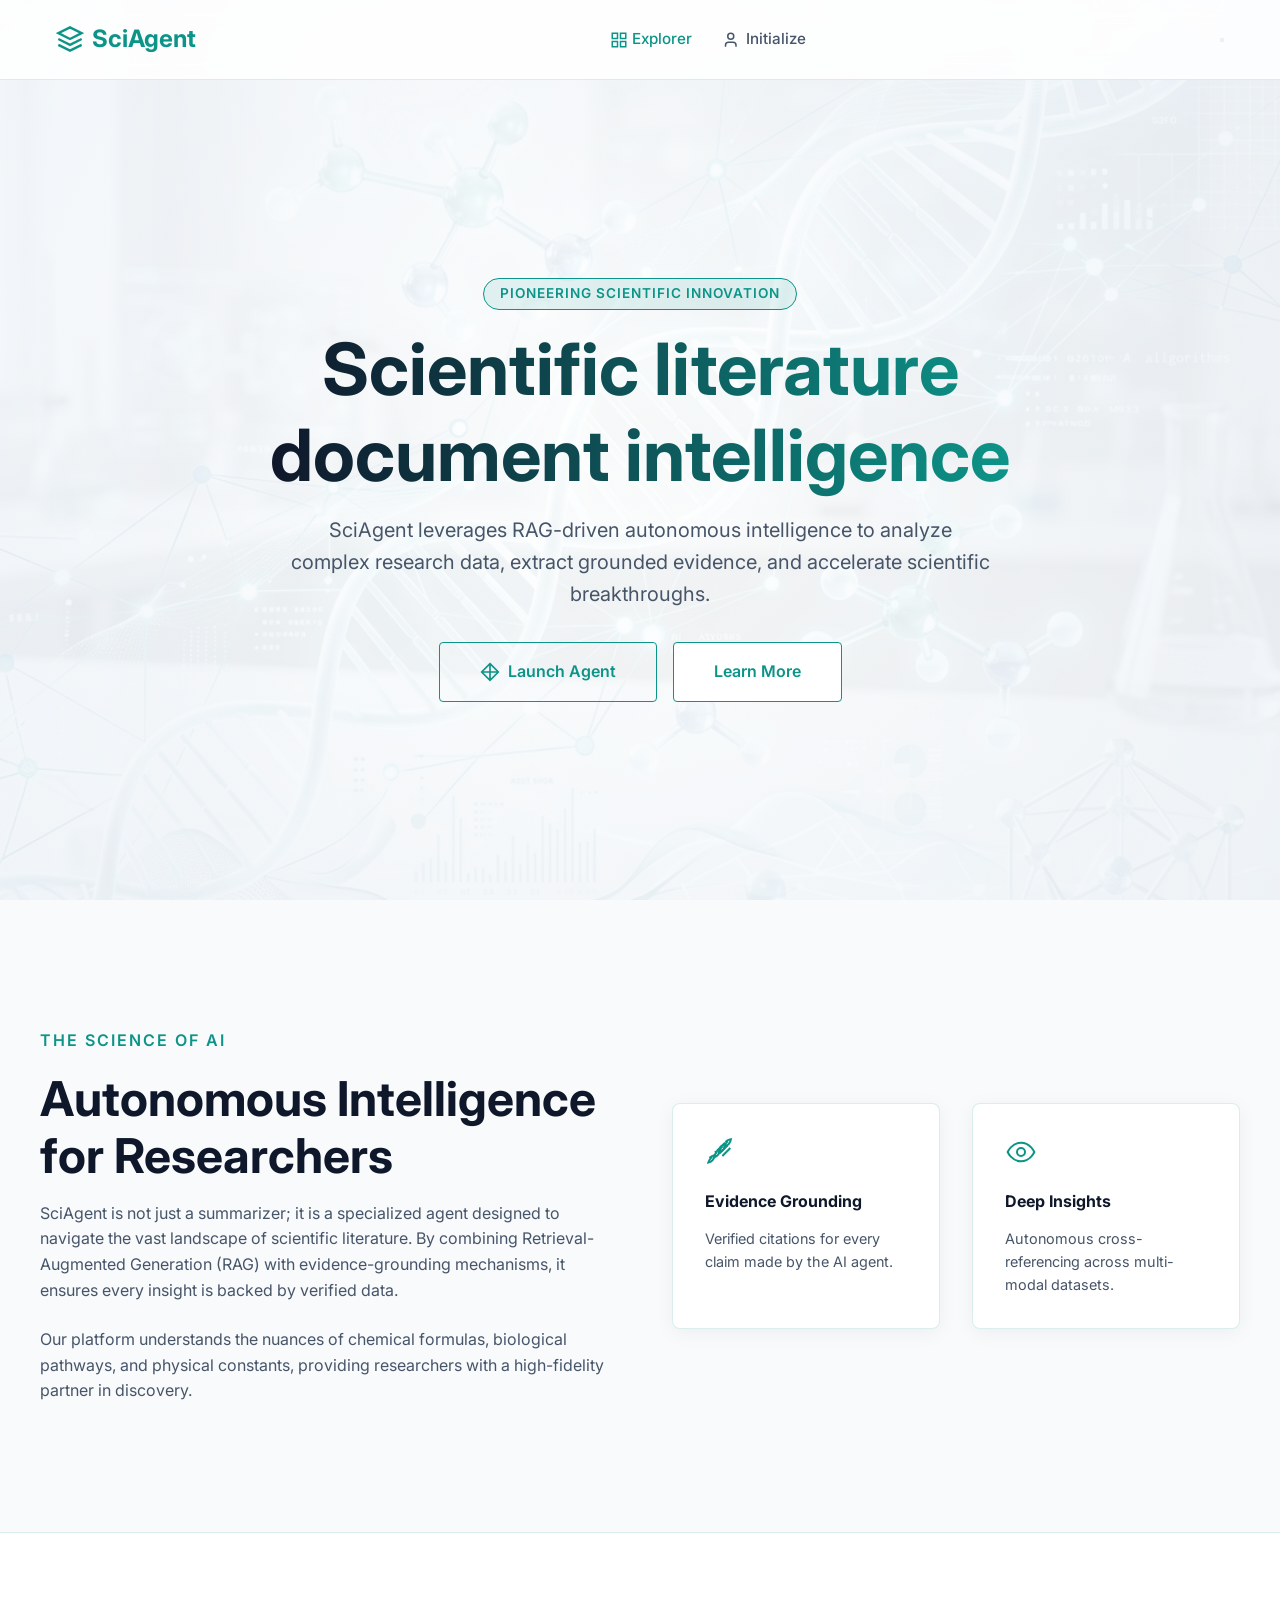
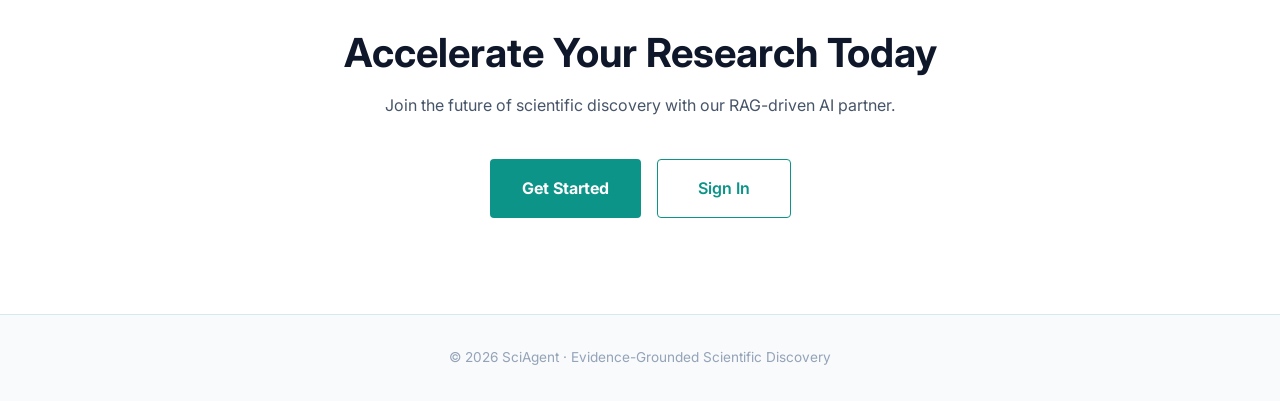
<file: templates/index.html>
<!DOCTYPE html>
<html lang="en">

<head>
  <meta charset="UTF-8" />
  <meta name="viewport" content="width=device-width, initial-scale=1.0" />
  <title>SciAgent — Scientific Discovery AI</title>
  <link rel="stylesheet" href="../static/css/style.css" />
  <link rel="preconnect" href="https://fonts.googleapis.com" />
  <link rel="preconnect" href="https://fonts.gstatic.com" crossorigin />
  <link
    href="https://fonts.googleapis.com/css2?family=Inter:wght@300;400;500;600;700&family=Outfit:wght@600;700&display=swap"
    rel="stylesheet" />
</head>

<body>

  <!-- NAVBAR -->
  <nav class="navbar">
    <div class="nav-inner">
      <a href="/" class="nav-brand">
        <svg class="brand-svg" viewBox="0 0 24 24" fill="none" stroke="currentColor" stroke-width="2" width="28"
          height="28">
          <path d="M12 2L2 7l10 5 10-5-10-5z" />
          <path d="M2 17l10 5 10-5" />
          <path d="M2 12l10 5 10-5" />
        </svg>
        <span class="brand-name">SciAgent</span>
      </a>
      <ul class="nav-links">
        <li>
          <a href="/" class="nav-link active">
            <svg class="nav-icon" viewBox="0 0 24 24" fill="none" stroke="currentColor" stroke-width="2">
              <rect x="3" y="3" width="7" height="7" />
              <rect x="14" y="3" width="7" height="7" />
              <rect x="14" y="14" width="7" height="7" />
              <rect x="3" y="14" width="7" height="7" />
            </svg>
            Explorer
          </a>
        </li>
        <li>
          <a href="/logon" class="nav-link">
            <svg class="nav-icon" viewBox="0 0 24 24" fill="none" stroke="currentColor" stroke-width="2">
              <path d="M16 21v-2a4 4 0 0 0-4-4H6a4 4 0 0 0-4 4v2" />
              <circle cx="9" cy="7" r="4" />
            </svg>
            Initialize
          </a>
        </li>
      </ul>
      <button class="nav-toggle" id="nav-toggle" aria-label="Toggle menu">
        <span></span><span></span><span></span>
      </button>
    </div>
  </nav>

  <!-- HERO -->
  <section class="hero">
    <div class="hero-overlay"></div>
    <div class="hero-content">
      <span class="hero-badge">Pioneering Scientific Innovation</span>
      <h1 class="hero-title">Scientific literature <br /> document intelligence </h1>
      <p class="hero-subtitle">
        SciAgent leverages RAG-driven autonomous intelligence to analyze complex research data, extract grounded
        evidence, and accelerate scientific breakthroughs.
      </p>
      <div style="display: flex; gap: 1rem; justify-content: center;">
        <a href="/logon" class="hero-cta">
          <svg viewBox="0 0 24 24" fill="none" stroke="currentColor" stroke-width="2" width="20" height="20">
            <path d="M12 2v20M2 12h20M12 2l10 10-10 10L2 12z" />
          </svg>
          Launch Agent
        </a>
        <a href="#about" class="hero-cta" style="background: var(--bg-secondary);">
          Learn More
        </a>
      </div>
    </div>

  </section>

  <!-- ABOUT SECTION 1 -->
  <section class="landing-section" id="about" style="background: var(--bg-primary); padding: 8rem 2rem;">
    <div class="landing-inner"
      style="max-width: 1200px; margin: 0 auto; display: grid; grid-template-columns: 1fr 1fr; gap: 4rem; align-items: center;">
      <div class="landing-text">
        <span class="landing-tag"
          style="color: var(--accent-primary); font-weight: 600; text-transform: uppercase; letter-spacing: 2px;">The
          Science of AI</span>
        <h2 class="landing-heading" style="font-size: 3rem; margin: 1rem 0;">Autonomous Intelligence for Researchers
        </h2>
        <p class="landing-body" style="color: var(--text-secondary); margin-bottom: 1.5rem;">
          SciAgent is not just a summarizer; it is a specialized agent designed to navigate the vast landscape of
          scientific literature. By combining Retrieval-Augmented Generation (RAG) with evidence-grounding mechanisms,
          it ensures every insight is backed by verified data.
        </p>
        <p class="landing-body" style="color: var(--text-secondary);">
          Our platform understands the nuances of chemical formulas, biological pathways, and physical constants,
          providing researchers with a high-fidelity partner in discovery.
        </p>
      </div>
      <div class="landing-visual">
        <div class="landing-feature-grid" style="display: grid; grid-template-columns: 1fr 1fr; gap: 2rem;">
          <div class="card">
            <svg viewBox="0 0 24 24" fill="none" stroke="currentColor" stroke-width="1.5" width="32" height="32"
              style="color: var(--accent-primary);">
              <path d="M4.5 16.5c-1.5 1.26-2 3.43-2 3.43s2.17-.5 3.43-2c1.26-1.5 1.5-3.5 1.5-3.5s-2 .24-3.5 1.5z" />
              <path d="M8.5 12.5c-1.5 1.26-2 3.43-2 3.43s2.17-.5 3.43-2c1.26-1.5 1.5-3.5 1.5-3.5s-2 .24-3.5 1.5z" />
              <path d="M12.5 8.5c-1.5 1.26-2 3.43-2 3.43s2.17-.5 3.43-2c1.26-1.5 1.5-3.5 1.5-3.5s-2 .24-3.5 1.5z" />
              <path d="M16.5 4.5c-1.5 1.26-2 3.43-2 3.43s2.17-.5 3.43-2c1.26-1.5 1.5-3.5 1.5-3.5s-2 .24-3.5 1.5z" />
              <path d="M11 13l6-6" />
              <path d="M9 11l6-6" />
              <path d="M13 15l6-6" />
            </svg>
            <h4 style="margin: 1rem 0;">Evidence Grounding</h4>
            <p style="font-size: 0.9rem; color: var(--text-secondary);">Verified citations for every claim made by the
              AI agent.</p>
          </div>
          <div class="card">
            <svg viewBox="0 0 24 24" fill="none" stroke="currentColor" stroke-width="1.5" width="32" height="32"
              style="color: var(--accent-primary);">
              <path d="M2 12s3-7 10-7 10 7 10 7-3 7-10 7-10-7-10-7Z" />
              <circle cx="12" cy="12" r="3" />
            </svg>
            <h4 style="margin: 1rem 0;">Deep Insights</h4>
            <p style="font-size: 0.9rem; color: var(--text-secondary);">Autonomous cross-referencing across multi-modal
              datasets.</p>
          </div>
        </div>
      </div>
    </div>
  </section>

  <!-- CTA STRIP -->
  <section class="landing-cta-strip"
    style="background: var(--bg-secondary); padding: 6rem 2rem; text-align: center; border-top: 1px solid var(--glass-border);">
    <div class="landing-cta-inner" style="max-width: 800px; margin: 0 auto;">
      <h2 style="font-size: 2.5rem; margin-bottom: 1rem;">Accelerate Your Research Today</h2>
      <p style="color: var(--text-secondary); margin-bottom: 2.5rem;">Join the future of scientific discovery with our
        RAG-driven AI partner.</p>
      <div class="landing-cta-btns" style="display: flex; gap: 1rem; justify-content: center;">
        <a href="/logon" class="btn-primary">Get Started</a>
        <a href="/login" class="hero-cta">Sign In</a>
      </div>
    </div>
  </section>

  <footer class="site-footer">
    <p>© 2026 SciAgent · Evidence-Grounded Scientific Discovery</p>
  </footer>

  <script>
    document.getElementById('nav-toggle').addEventListener('click', function () {
      document.querySelector('.nav-links').classList.toggle('open');
      this.classList.toggle('active');
    });
    document.querySelector('.hero-scroll-hint').addEventListener('click', () => {
      document.getElementById('about').scrollIntoView({ behavior: 'smooth' });
    });
  </script>
</body>

</html>
</file>
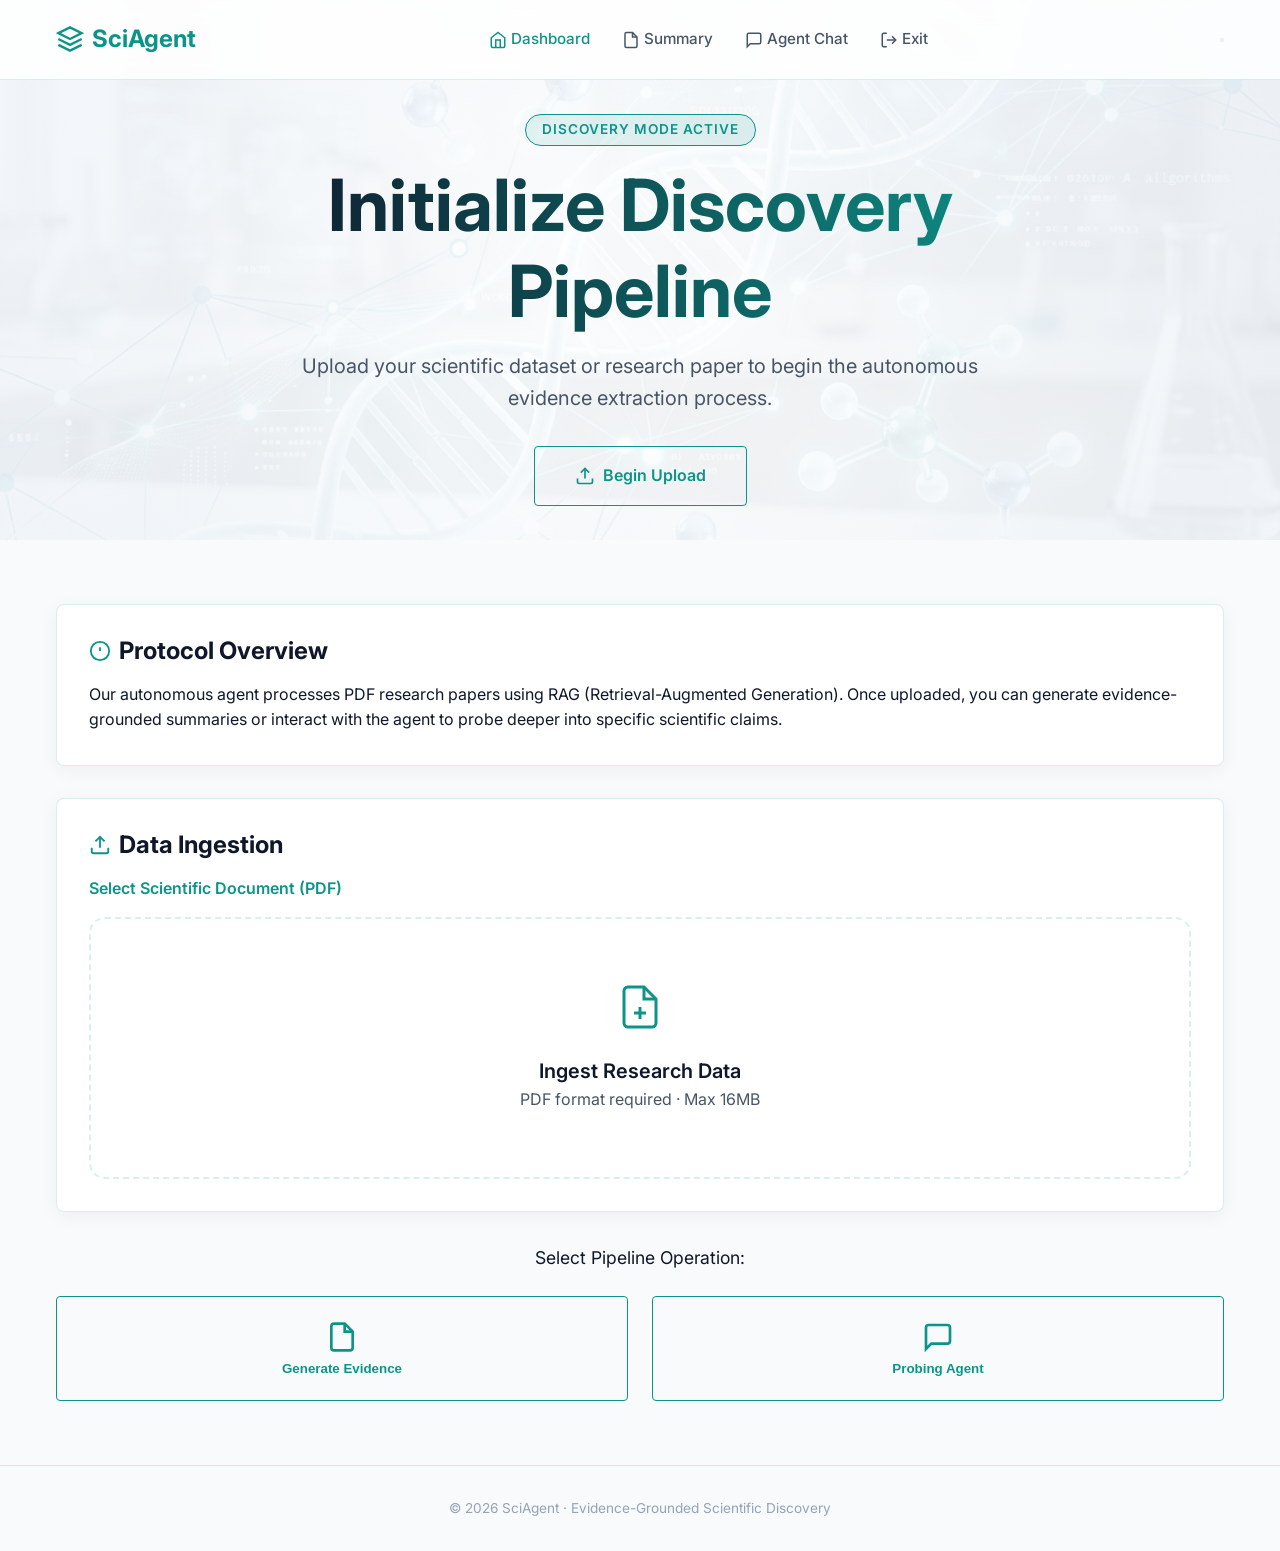
<file: templates/home.html>
<!DOCTYPE html>
<html lang="en">

<head>
  <meta charset="UTF-8" />
  <meta name="viewport" content="width=device-width, initial-scale=1.0" />
  <title>SciAgent — Discovery Dashboard</title>
  <link rel="stylesheet" href="../static/css/style.css" />
  <link rel="preconnect" href="https://fonts.googleapis.com" />
  <link rel="preconnect" href="https://fonts.gstatic.com" crossorigin />
  <link
    href="https://fonts.googleapis.com/css2?family=Inter:wght@300;400;500;600;700&family=Outfit:wght@600;700&display=swap"
    rel="stylesheet" />
</head>

<body>

  <!-- NAVBAR -->
  <nav class="navbar">
    <div class="nav-inner">
      <a href="/home" class="nav-brand">
        <svg class="brand-svg" viewBox="0 0 24 24" fill="none" stroke="currentColor" stroke-width="2" width="28"
          height="28">
          <path d="M12 2L2 7l10 5 10-5-10-5z" />
          <path d="M2 17l10 5 10-5" />
          <path d="M2 12l10 5 10-5" />
        </svg>
        <span class="brand-name">SciAgent</span>
      </a>
      <ul class="nav-links">
        <li>
          <a href="/home" class="nav-link active">
            <svg class="nav-icon" viewBox="0 0 24 24" fill="none" stroke="currentColor" stroke-width="2">
              <path d="M3 9l9-7 9 7v11a2 2 0 0 1-2 2H5a2 2 0 0 1-2-2z" />
              <polyline points="9 22 9 12 15 12 15 22" />
            </svg>
            Dashboard
          </a>
        </li>
        <li>
          <a href="/summary" class="nav-link">
            <svg class="nav-icon" viewBox="0 0 24 24" fill="none" stroke="currentColor" stroke-width="2">
              <path d="M14 2H6a2 2 0 0 0-2 2v16a2 2 0 0 0 2 2h12a2 2 0 0 0 2-2V8z" />
              <polyline points="14 2 14 8 20 8" />
            </svg>
            Summary
          </a>
        </li>
        <li>
          <a href="/chat" class="nav-link">
            <svg class="nav-icon" viewBox="0 0 24 24" fill="none" stroke="currentColor" stroke-width="2">
              <path d="M21 15a2 2 0 0 1-2 2H7l-4 4V5a2 2 0 0 1 2-2h14a2 2 0 0 1 2 2z" />
            </svg>
            Agent Chat
          </a>
        </li>
        <li>
          <a href="/" class="nav-link nav-logout">
            <svg class="nav-icon" viewBox="0 0 24 24" fill="none" stroke="currentColor" stroke-width="2">
              <path d="M9 21H5a2 2 0 0 1-2-2V5a2 2 0 0 1 2-2h4" />
              <polyline points="16 17 21 12 16 7" />
              <line x1="21" y1="12" x2="9" y2="12" />
            </svg>
            Exit
          </a>
        </li>
      </ul>
      <button class="nav-toggle" id="nav-toggle" aria-label="Toggle menu">
        <span></span><span></span><span></span>
      </button>
    </div>
  </nav>

  <!-- HERO -->
  <section class="hero" style="min-height: 60vh;">
    <div class="hero-overlay"></div>
    <div class="hero-content">
      <span class="hero-badge">Discovery Mode Active</span>
      <h1 class="hero-title">Initialize Discovery Pipeline</h1>
      <p class="hero-subtitle">
        Upload your scientific dataset or research paper to begin the autonomous evidence extraction process.
      </p>
      <a href="#upload-section" class="hero-cta">
        <svg viewBox="0 0 24 24" fill="none" stroke="currentColor" stroke-width="2" width="20" height="20">
          <path d="M21 15v4a2 2 0 0 1-2 2H5a2 2 0 0 1-2-2v-4" />
          <polyline points="17 8 12 3 7 8" />
          <line x1="12" y1="3" x2="12" y2="15" />
        </svg>
        Begin Upload
      </a>
    </div>
  </section>

  <!-- MAIN APP -->
  <div class="app-wrapper" id="upload-section">
    <main class="main-content">
      <div class="content-container">

        <!-- Instructions -->
        <section class="card info-card" style="margin-bottom: 2rem;">
          <div class="card-header">
            <svg class="card-icon-svg" viewBox="0 0 24 24" fill="none" stroke="currentColor" stroke-width="2" width="22"
              height="22">
              <circle cx="12" cy="12" r="10" />
              <line x1="12" y1="8" x2="12" y2="12" />
              <line x1="12" y1="16" x2="12.01" y2="16" />
            </svg>
            <h2>Protocol Overview</h2>
          </div>
          <div class="card-body">
            <p>Our autonomous agent processes PDF research papers using RAG (Retrieval-Augmented Generation). Once
              uploaded, you can generate evidence-grounded summaries or interact with the agent to probe deeper into
              specific scientific claims.</p>
          </div>
        </section>

        <!-- Document Input -->
        <section class="card input-card">
          <div class="card-header">
            <svg class="card-icon-svg" viewBox="0 0 24 24" fill="none" stroke="currentColor" stroke-width="2" width="22"
              height="22">
              <path d="M21 15v4a2 2 0 0 1-2 2H5a2 2 0 0 1-2-2v-4" />
              <polyline points="17 8 12 3 7 8" />
              <line x1="12" y1="3" x2="12" y2="15" />
            </svg>
            <h2>Data Ingestion</h2>
          </div>
          <div class="card-body">

            <!-- File Upload -->
            <div class="input-group">
              <label class="input-label"
                style="display: block; margin-bottom: 1rem; font-weight: 600; color: var(--accent-primary);">
                Select Scientific Document (PDF)
              </label>
              <div class="file-upload-wrapper">
                <input type="file" id="pdf-upload" accept=".pdf" class="file-input" />
                <div class="file-upload-display" id="file-drop-zone">
                  <div class="upload-icon-wrap">
                    <svg viewBox="0 0 24 24" fill="none" stroke="currentColor" stroke-width="1.5" width="48" height="48"
                      style="color: var(--accent-primary);">
                      <path d="M14 2H6a2 2 0 0 0-2 2v16a2 2 0 0 0 2 2h12a2 2 0 0 0 2-2V8z" />
                      <polyline points="14 2 14 8 20 8" />
                      <line x1="12" y1="18" x2="12" y2="12" />
                      <line x1="9" y1="15" x2="15" y2="15" />
                    </svg>
                  </div>
                  <div class="upload-text-wrap">
                    <span class="upload-primary-text">Ingest Research Data</span>
                    <span class="upload-secondary-text">PDF format required · Max 16MB</span>
                  </div>
                </div>
              </div>
              <div class="file-info" id="file-info"
                style="display:none; margin-top: 1.5rem; padding: 1rem; background: var(--bg-tertiary); border-radius: var(--radius-md);">
                <div class="file-info-content" style="display: flex; align-items: center; gap: 1rem;">
                  <svg viewBox="0 0 24 24" fill="none" stroke="currentColor" stroke-width="2" width="24" height="24"
                    style="color: var(--success);">
                    <polyline points="20 6 9 17 4 12" />
                  </svg>
                  <div class="file-info-text">
                    <strong style="display:block;">Sequence Ready</strong>
                    <span id="file-name" style="font-size: 0.9rem; color: var(--text-secondary);"></span>
                  </div>
                </div>
              </div>
              <div class="error-message" id="upload-feedback" role="alert"
                style="display:none; margin-top: 1rem; color: var(--error);"></div>
            </div>

          </div>
        </section>

        <!-- Action choice -->
        <div class="action-choice-card" style="margin-top: 2rem; text-align: center;">
          <p class="action-choice-label" style="margin-bottom: 1.5rem; font-size: 1.1rem;">Select Pipeline Operation:
          </p>
          <div class="action-choice-buttons" style="display: grid; grid-template-columns: 1fr 1fr; gap: 1.5rem;">
            <button class="hero-cta" id="go-summary-btn" style="width: 100%; justify-content: center; padding: 1.5rem;">
              <div style="display: flex; flex-direction: column; align-items: center; gap: 0.5rem;">
                <svg viewBox="0 0 24 24" fill="none" stroke="currentColor" stroke-width="2" width="32" height="32">
                  <path d="M14 2H6a2 2 0 0 0-2 2v16a2 2 0 0 0 2 2h12a2 2 0 0 0 2-2V8z" />
                  <polyline points="14 2 14 8 20 8" />
                </svg>
                <strong>Generate Evidence</strong>
              </div>
            </button>

            <button class="hero-cta" id="go-chat-btn" style="width: 100%; justify-content: center; padding: 1.5rem;">
              <div style="display: flex; flex-direction: column; align-items: center; gap: 0.5rem;">
                <svg viewBox="0 0 24 24" fill="none" stroke="currentColor" stroke-width="2" width="32" height="32">
                  <path d="M21 15a2 2 0 0 1-2 2H7l-4 4V5a2 2 0 0 1 2-2h14a2 2 0 0 1 2 2z" />
                </svg>
                <strong>Probing Agent</strong>
              </div>
            </button>
          </div>
          <div class="action-choice-hint" id="action-hint"
            style="display:none; margin-top: 1rem; color: var(--warning); justify-content: center; align-items: center; gap: 0.5rem;">
            <svg viewBox="0 0 24 24" fill="none" stroke="currentColor" stroke-width="2" width="16" height="16">
              <path d="M10.29 3.86L1.82 18a2 2 0 0 0 1.71 3h16.94a2 2 0 0 0 1.71-3L13.71 3.86a2 2 0 0 0-3.42 0z" />
            </svg>
            Please upload a dataset before proceeding.
          </div>
        </div>

      </div>
    </main>
  </div>

  <footer class="site-footer">
    <p>© 2026 SciAgent · Evidence-Grounded Scientific Discovery</p>
  </footer>

  <script>
    document.getElementById('nav-toggle').addEventListener('click', function () {
      document.querySelector('.nav-links').classList.toggle('open');
      this.classList.toggle('active');
    });
    document.querySelector('.hero-cta').addEventListener('click', function (e) {
      if (this.getAttribute('href') === '#upload-section') {
        e.preventDefault();
        document.getElementById('upload-section').scrollIntoView({ behavior: 'smooth' });
      }
    });

    const pdfUpload = document.getElementById('pdf-upload');
    const fileInfo = document.getElementById('file-info');
    const fileNameEl = document.getElementById('file-name');
    const uploadFeedback = document.getElementById('upload-feedback');
    const MAX_PDF_BYTES = 16 * 1024 * 1024;

    function setUploadError(msg) {
      if (uploadFeedback) {
        uploadFeedback.textContent = msg;
        uploadFeedback.style.display = 'block';
      }
    }
    function clearUploadError() {
      if (uploadFeedback) {
        uploadFeedback.textContent = '';
        uploadFeedback.style.display = 'none';
      }
    }

    function isPdfFile(file) {
      if (!file) return false;
      if (file.type === 'application/pdf') return true;
      var n = (file.name || '').toLowerCase();
      return n.length > 4 && n.slice(-4) === '.pdf';
    }

    if (pdfUpload) {
      pdfUpload.addEventListener('change', function (e) {
        var file = e.target.files[0];
        clearUploadError();
        if (!file) {
          if (fileInfo) fileInfo.style.display = 'none';
          return;
        }
        if (!isPdfFile(file)) {
          setUploadError('Invalid format. Please provide a PDF dataset.');
          pdfUpload.value = '';
          if (fileInfo) fileInfo.style.display = 'none';
          return;
        }
        if (file.size > MAX_PDF_BYTES) {
          setUploadError('Dataset exceeds 16MB limit.');
          pdfUpload.value = '';
          if (fileInfo) fileInfo.style.display = 'none';
          return;
        }
        if (fileNameEl) fileNameEl.textContent = file.name + ' (' + (file.size / 1024).toFixed(2) + ' KB)';
        if (fileInfo) fileInfo.style.display = 'block';
      });
    }

    function readPdfAsBase64(file) {
      return new Promise((resolve, reject) => {
        const reader = new FileReader();
        reader.onload = () => resolve(reader.result);
        reader.onerror = reject;
        reader.readAsDataURL(file);
      });
    }

    function getSelectedPdf() {
      return pdfUpload && pdfUpload.files[0] ? pdfUpload.files[0] : null;
    }

    async function navigateTo(destination) {
      const hint = document.getElementById('action-hint');
      const file = getSelectedPdf();
      if (!file) {
        hint.style.display = 'flex';
        hint.scrollIntoView({ behavior: 'smooth', block: 'nearest' });
        return;
      }
      hint.style.display = 'none';
      try {
        var b64 = await readPdfAsBase64(file);
        try {
          sessionStorage.setItem('lexsumm_doc', JSON.stringify({ type: 'pdf', data: b64, fileName: file.name, fileSize: file.size }));
        } catch (quotaErr) {
          setUploadError('Document too large for session storage. Try a smaller sample.');
          return;
        }
      } catch (err) {
        setUploadError('Ingestion failed. Please retry.');
        return;
      }
      window.location.href = destination;
    }

    document.getElementById('go-summary-btn').addEventListener('click', () => navigateTo('/summary'));
    document.getElementById('go-chat-btn').addEventListener('click', () => navigateTo('/chat'));
  </script>
</body>

</html>
</file>
<file: static/css/style.css>
:root {
  /* Color Palette - Light Scientific Theme */
  --bg-primary: #f8fafc;
  --bg-secondary: #ffffff;
  --bg-tertiary: #f1f5f9;

  --accent-primary: #0d9488;
  /* Professional Teal */
  --accent-secondary: #0ea5e9;
  /* Deep Sky Blue */
  --accent-glow: rgba(13, 148, 136, 0.1);

  --text-primary: #0f172a;
  --text-secondary: #475569;
  --text-muted: #94a3b8;

  --glass-bg: rgba(255, 255, 255, 0.7);
  --glass-border: rgba(13, 148, 136, 0.15);

  --success: #10b981;
  --error: #ef4444;
  --warning: #f59e0b;

  /* Typography */
  --font-main: 'Inter', system-ui, -apple-system, sans-serif;
  --font-mono: 'Fira Code', 'Roboto Mono', monospace;

  /* Spacing */
  --sp-xs: 0.25rem;
  --sp-sm: 0.5rem;
  --sp-md: 1rem;
  --sp-lg: 2rem;
  --sp-xl: 4rem;

  /* Borders & Radius */
  --radius-sm: 4px;
  --radius-md: 8px;
  --radius-lg: 16px;
  --border-width: 1px;

  /* Transitions */
  --transition: all 0.3s cubic-bezier(0.4, 0, 0.2, 1);
}

* {
  margin: 0;
  padding: 0;
  box-sizing: border-box;
}

body {
  background-color: var(--bg-primary);
  color: var(--text-primary);
  font-family: var(--font-main);
  line-height: 1.6;
  overflow-x: hidden;
}

/* Scrollbar */
::-webkit-scrollbar {
  width: 8px;
}

::-webkit-scrollbar-track {
  background: var(--bg-tertiary);
}

::-webkit-scrollbar-thumb {
  background: var(--text-muted);
  border-radius: 10px;
}

::-webkit-scrollbar-thumb:hover {
  background: var(--accent-primary);
}

/* Typography Helpers */
h1,
h2,
h3,
h4 {
  font-weight: 700;
  line-height: 1.2;
  color: var(--text-primary);
}

a {
  color: var(--accent-primary);
  text-decoration: none;
  transition: var(--transition);
}

a:hover {
  color: var(--accent-secondary);
}

/* NAVBAR */
.navbar {
  position: fixed;
  top: 0;
  left: 0;
  width: 100%;
  height: 80px;
  background: rgba(255, 255, 255, 0.85);
  backdrop-filter: blur(10px);
  z-index: 1000;
  border-bottom: var(--border-width) solid var(--glass-border);
}

.nav-inner {
  max-width: 1200px;
  margin: 0 auto;
  height: 100%;
  display: flex;
  align-items: center;
  justify-content: space-between;
  padding: 0 var(--sp-md);
}

.nav-brand {
  display: flex;
  align-items: center;
  gap: var(--sp-sm);
  font-size: 1.5rem;
  font-weight: 700;
  color: var(--accent-primary);
}

.brand-svg {
  filter: none;
}

.nav-links {
  display: flex;
  gap: var(--sp-lg);
  list-style: none;
}

.nav-link {
  display: flex;
  align-items: center;
  gap: var(--sp-xs);
  color: var(--text-secondary);
  font-weight: 500;
  font-size: 0.95rem;
}

.nav-link:hover,
.nav-link.active {
  color: var(--accent-primary);
}

.nav-icon {
  width: 18px;
  height: 18px;
}

/* HERO */
.hero {
  position: relative;
  min-height: 100vh;
  display: flex;
  align-items: center;
  justify-content: center;
  padding-top: 80px;
  background: radial-gradient(circle at center, #ffffff 0%, #f1f5f9 100%);
  overflow: hidden;
}

.hero-overlay {
  position: absolute;
  top: 0;
  left: 0;
  width: 100%;
  height: 100%;
  background: url('/static/images/scientific_discovery_hero_bg.png') center/cover no-repeat;
  opacity: 0.1;
  mix-blend-mode: multiply;
  filter: grayscale(20%);
}

.hero-content {
  position: relative;
  z-index: 10;
  text-align: center;
  max-width: 900px;
  padding: var(--sp-lg);
}

.hero-badge {
  display: inline-block;
  padding: var(--sp-xs) var(--sp-md);
  background: var(--accent-glow);
  border: 1px solid var(--accent-primary);
  color: var(--accent-primary);
  border-radius: 50px;
  font-size: 0.85rem;
  font-weight: 600;
  margin-bottom: var(--sp-md);
  text-transform: uppercase;
  letter-spacing: 1px;
}

.hero-title {
  font-size: clamp(2.5rem, 8vw, 4.5rem);
  margin-bottom: var(--sp-md);
  background: linear-gradient(to right, var(--text-primary), var(--accent-primary));
  -webkit-background-clip: text;
  -webkit-text-fill-color: transparent;
}

.hero-subtitle {
  font-size: 1.25rem;
  color: var(--text-secondary);
  margin-bottom: var(--sp-lg);
  max-width: 700px;
  margin-left: auto;
  margin-right: auto;
}

.hero-cta {
  display: inline-flex;
  align-items: center;
  gap: var(--sp-sm);
  padding: 1rem 2.5rem;
  background: transparent;
  border: 1px solid var(--accent-primary);
  color: var(--accent-primary);
  font-weight: 600;
  border-radius: var(--radius-sm);
  transition: var(--transition);
}

.hero-cta:hover {
  background: var(--accent-glow);
  transform: translateY(-2px);
  box-shadow: 0 10px 30px -10px var(--accent-primary);
}

/* CARDS */
.card {
  background: var(--bg-secondary);
  border: var(--border-width) solid var(--glass-border);
  border-radius: var(--radius-md);
  padding: var(--sp-lg);
  transition: var(--transition);
  box-shadow: 0 4px 20px rgba(0, 0, 0, 0.05);
}

.card:hover {
  transform: translateY(-5px);
  border-color: var(--accent-primary);
  box-shadow: 0 10px 30px rgba(0, 0, 0, 0.08);
}

.card-header {
  display: flex;
  align-items: center;
  gap: var(--sp-sm);
  margin-bottom: var(--sp-md);
  color: var(--accent-primary);
}

/* APP WRAPPER */
.app-wrapper {
  padding: var(--sp-xl) var(--sp-md);
  max-width: 1200px;
  margin: 0 auto;
}

/* INPUTS */
.file-upload-wrapper {
  position: relative;
  border: 2px dashed var(--glass-border);
  border-radius: var(--radius-lg);
  padding: var(--sp-xl);
  text-align: center;
  transition: var(--transition);
  cursor: pointer;
}

.file-upload-wrapper:hover {
  border-color: var(--accent-primary);
  background: var(--accent-glow);
}

.file-input {
  position: absolute;
  inset: 0;
  opacity: 0;
  cursor: pointer;
}

.upload-primary-text {
  display: block;
  font-size: 1.25rem;
  font-weight: 600;
  margin-top: var(--sp-md);
}

.upload-secondary-text {
  color: var(--text-secondary);
}

/* BUTTONS */
.btn-primary {
  display: inline-flex;
  align-items: center;
  justify-content: center;
  gap: var(--sp-sm);
  padding: 0.75rem 2rem;
  background: var(--accent-primary);
  color: white;
  border: none;
  border-radius: var(--radius-sm);
  font-weight: 700;
  cursor: pointer;
  transition: var(--transition);
}

.btn-primary:hover {
  background: var(--accent-secondary);
  transform: translateY(-2px);
}

/* CHAT INTERFACE */
.chat-page {
  display: flex;
  height: 100vh;
  overflow: hidden;
}

.chat-sidebar {
  width: 300px;
  background: var(--bg-secondary);
  border-right: 1px solid var(--glass-border);
  display: flex;
  flex-direction: column;
  transition: var(--transition);
}

.chat-main {
  flex: 1;
  display: flex;
  flex-direction: column;
  background: var(--bg-primary);
}

.chat-messages {
  flex: 1;
  padding: var(--sp-lg);
  overflow-y: auto;
  display: flex;
  flex-direction: column;
  gap: var(--sp-md);
}

.chat-msg {
  display: flex;
  gap: var(--sp-md);
  max-width: 80%;
}

.chat-msg--user {
  align-self: flex-end;
  flex-direction: row-reverse;
}

.chat-msg-bubble {
  padding: var(--sp-md);
  border-radius: var(--radius-lg);
  background: var(--bg-secondary);
  border: 1px solid var(--glass-border);
  box-shadow: 0 2px 8px rgba(0, 0, 0, 0.05);
}

.chat-msg--user .chat-msg-bubble {
  background: var(--accent-primary);
  color: white;
  border-color: var(--accent-primary);
}

.chat-input-bar {
  padding: var(--sp-lg);
  border-top: 1px solid var(--glass-border);
  background: var(--bg-secondary);
}

.chat-input-wrap {
  display: flex;
  gap: var(--sp-md);
  background: var(--bg-primary);
  border: 1px solid var(--glass-border);
  border-radius: var(--radius-md);
  padding: var(--sp-sm);
}

.chat-textarea {
  flex: 1;
  background: transparent;
  border: none;
  color: var(--text-primary);
  padding: var(--sp-sm);
  resize: none;
  outline: none;
}

.chat-send-btn {
  background: var(--accent-primary);
  color: white;
  border: none;
  border-radius: var(--radius-sm);
  width: 40px;
  height: 40px;
  display: flex;
  align-items: center;
  justify-content: center;
  cursor: pointer;
}

/* FOOTER */
.site-footer {
  padding: var(--sp-lg);
  text-align: center;
  border-top: 1px solid var(--glass-border);
  color: var(--text-muted);
  font-size: 0.85rem;
}

/* Responsive */
@media (max-width: 768px) {
  .chat-sidebar {
    position: absolute;
    left: -300px;
    height: 100%;
    z-index: 1001;
  }

  .chat-sidebar.open {
    left: 0;
  }
}

/* Chat Enhancements */
.sidebar-nav-btn {
  display: flex;
  align-items: center;
  gap: 0.75rem;
  padding: 0.6rem 1rem;
  color: var(--text-secondary);
  font-weight: 500;
  border-radius: var(--radius-sm);
  transition: var(--transition);
  text-decoration: none;
  margin-bottom: 0.2rem;
  font-size: 0.9rem;
}

.sidebar-nav-btn svg {
  width: 18px;
  height: 18px;
  opacity: 0.7;
}

.sidebar-nav-btn:hover {
  background: var(--bg-tertiary);
  color: var(--accent-primary);
}

.sidebar-nav-btn:hover svg {
  opacity: 1;
}

.sidebar-logout:hover {
  background: rgba(239, 68, 68, 0.1);
  color: var(--error);
}

.sidebar-chat-item {
  width: calc(100% - 2rem);
  margin: 0.25rem 1rem;
  padding: 0.75rem 1rem;
  background: transparent;
  border: 1px solid transparent;
  color: var(--text-secondary);
  border-radius: var(--radius-sm);
  cursor: pointer;
  display: flex;
  align-items: center;
  gap: 0.75rem;
  font-size: 0.9rem;
  transition: var(--transition);
  text-align: left;
}

.sidebar-chat-item:hover {
  background: var(--bg-tertiary);
  color: var(--text-primary);
}

.sidebar-chat-item.active {
  background: var(--bg-tertiary);
  border-color: var(--glass-border);
  color: var(--accent-primary);
  font-weight: 600;
}

.sidebar-chat-item-wrap {
  position: relative;
  display: flex;
  align-items: center;
  width: calc(100% - 2rem);
  margin: 0.25rem 1rem;
}

.sidebar-chat-item-wrap .sidebar-chat-item {
  width: 100%;
  margin: 0;
  padding-right: 2.5rem;
  /* Space for delete button */
}

.delete-conv-btn {
  position: absolute;
  right: 0.5rem;
  width: 24px;
  height: 24px;
  display: flex;
  align-items: center;
  justify-content: center;
  background: transparent;
  border: none;
  color: var(--text-muted);
  border-radius: 4px;
  cursor: pointer;
  opacity: 0;
  transition: var(--transition);
  z-index: 10;
}

.sidebar-chat-item-wrap:hover .delete-conv-btn {
  opacity: 1;
}

.delete-conv-btn:hover {
  background: rgba(239, 68, 68, 0.1);
  color: var(--error);
}

.chat-input-hint {
  margin-top: 0.75rem;
  font-size: 0.75rem;
  color: var(--text-muted);
  display: flex;
  align-items: center;
  gap: 0.5rem;
  font-family: var(--font-mono);
  text-transform: uppercase;
  letter-spacing: 0.5px;
}

.chat-input-hint kbd {
  background: var(--bg-tertiary);
  border: 1px solid var(--glass-border);
  padding: 1px 4px;
  border-radius: 3px;
  color: var(--accent-primary);
}

.chat-msg-icon {
  width: 32px;
  height: 32px;
  border-radius: 50%;
  display: flex;
  align-items: center;
  justify-content: center;
  flex-shrink: 0;
  background: var(--bg-tertiary);
  color: var(--accent-primary);
}

.chat-msg--user .chat-msg-icon {
  background: var(--accent-primary);
  color: white;
}

/* Typing Indicator */
.typing-indicator {
  display: flex;
  gap: 4px;
  padding: 4px 8px;
}

.typing-dot {
  width: 6px;
  height: 6px;
  background: var(--accent-primary);
  border-radius: 50%;
  animation: typing 1.4s infinite ease-in-out;
}

.typing-dot:nth-child(2) {
  animation-delay: 0.2s;
}

.typing-dot:nth-child(3) {
  animation-delay: 0.4s;
}

@keyframes typing {

  0%,
  80%,
  100% {
    transform: translateY(0);
  }

  40% {
    transform: translateY(-4px);
  }
}

/* SUMMARY & EVIDENCE STYLES */
.results-container {
  max-width: 1000px;
  margin: 0 auto;
}

.result-card {
  border-radius: var(--radius-lg);
  overflow: hidden;
}

.summary-content {
  color: var(--text-primary);
  font-size: 1.15rem;
  line-height: 1.8;
  padding: var(--sp-md);
  background: linear-gradient(to bottom right, #ffffff, #f8fafc);
  border-radius: var(--radius-md);
}

.stats-grid {
  display: grid;
  grid-template-columns: repeat(auto-fit, minmax(200px, 1fr));
  gap: 1.5rem;
}

.stat-item {
  padding: 1.5rem;
  background: var(--bg-primary);
  border: 1px solid var(--glass-border);
  border-radius: var(--radius-md);
  transition: var(--transition);
}

.stat-item:hover {
  border-color: var(--accent-primary);
  transform: translateY(-2px);
  box-shadow: 0 4px 12px rgba(13, 148, 136, 0.1);
}

.stat-value {
  display: block;
  font-size: 2rem;
  font-weight: 800;
  color: var(--accent-primary);
  margin-bottom: 0.5rem;
  font-family: var(--font-mono);
}

.stat-label {
  color: var(--text-secondary);
  font-weight: 600;
  text-transform: uppercase;
  font-size: 0.75rem;
  letter-spacing: 1px;
}

.sentences-container {
  max-height: 400px;
  overflow-y: auto;
  padding-right: 0.5rem;
}

.sentence-list-container {
  max-height: 500px;
  overflow-y: auto;
  padding: 1rem;
  background: var(--bg-tertiary);
  border-radius: var(--radius-md);
  border: 1px solid var(--glass-border);
  display: flex;
  flex-direction: column;
  gap: 1rem;
}

.sentence-item {
  padding: 1.25rem;
  background: var(--bg-secondary);
  border-left: 4px solid var(--text-muted);
  border-radius: var(--radius-sm);
  box-shadow: 0 2px 4px rgba(0, 0, 0, 0.02);
  transition: var(--transition);
}

.sentence-item:hover {
  transform: translateX(5px);
  box-shadow: 0 4px 8px rgba(0, 0, 0, 0.05);
}

.sentence-item.high-importance {
  border-left-color: var(--success);
}

.sentence-item.medium-importance {
  border-left-color: var(--warning);
}

.sentence-item.low-importance {
  border-left-color: var(--text-muted);
}

.evidence-point {
  padding: 1.25rem;
  background: var(--bg-secondary);
  border-left: 4px solid var(--accent-primary);
  border-radius: var(--radius-sm);
  box-shadow: 0 2px 4px rgba(0, 0, 0, 0.02);
  transition: var(--transition);
  margin-bottom: 1rem;
}

.evidence-point:hover {
  transform: translateX(5px);
  box-shadow: 0 4px 12px rgba(13, 148, 136, 0.1);
  background: var(--accent-glow);
}

.sentence-score {
  display: inline-block;
  padding: 2px 8px;
  border-radius: 50px;
  font-size: 0.75rem;
  font-weight: 700;
  margin-left: 0.75rem;
}

.score-high {
  background: rgba(16, 185, 129, 0.1);
  color: var(--success);
}

.score-medium {
  background: rgba(245, 158, 11, 0.1);
  color: var(--warning);
}

.score-low {
  background: rgba(148, 163, 184, 0.1);
  color: var(--text-muted);
}

.extracted-sentences ol {
  display: flex;
  flex-direction: column;
  gap: 1rem;
}

.extracted-sentences li {
  padding: 1rem;
  background: var(--bg-secondary);
  border: 1px solid var(--glass-border);
  border-radius: var(--radius-sm);
  color: var(--text-primary);
  transition: var(--transition);
}

.extracted-sentences li:hover {
  border-color: var(--accent-primary);
  background: var(--accent-glow);
}

.tab-button {
  transition: var(--transition);
  font-weight: 600;
  border-radius: var(--radius-sm);
}

.tab-button.active {
  background: var(--accent-primary) !important;
  color: white !important;
  border-color: var(--accent-primary) !important;
}

.chart-wrapper {
  margin-bottom: 2rem;
  padding: 1rem;
  background: #ffffff;
  border-radius: var(--radius-md);
  border: 1px solid var(--glass-border);
}
</file>
